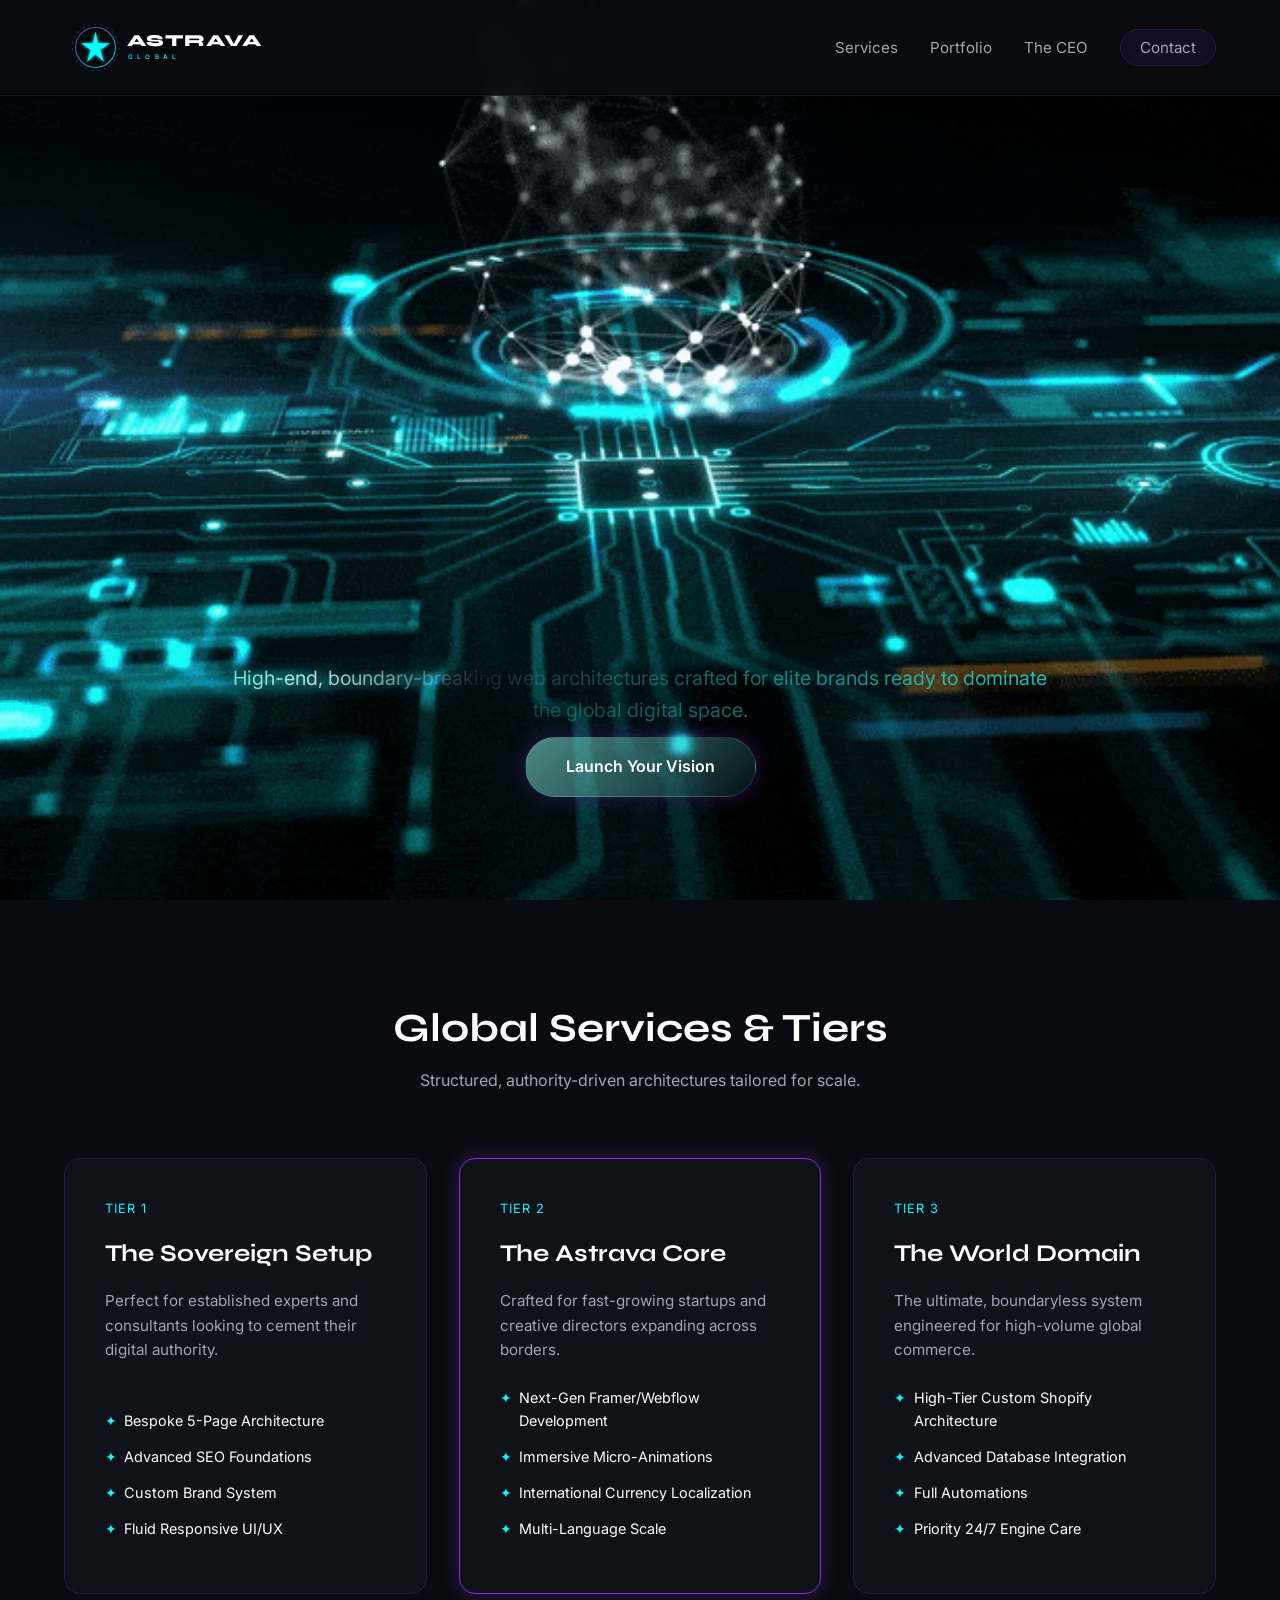
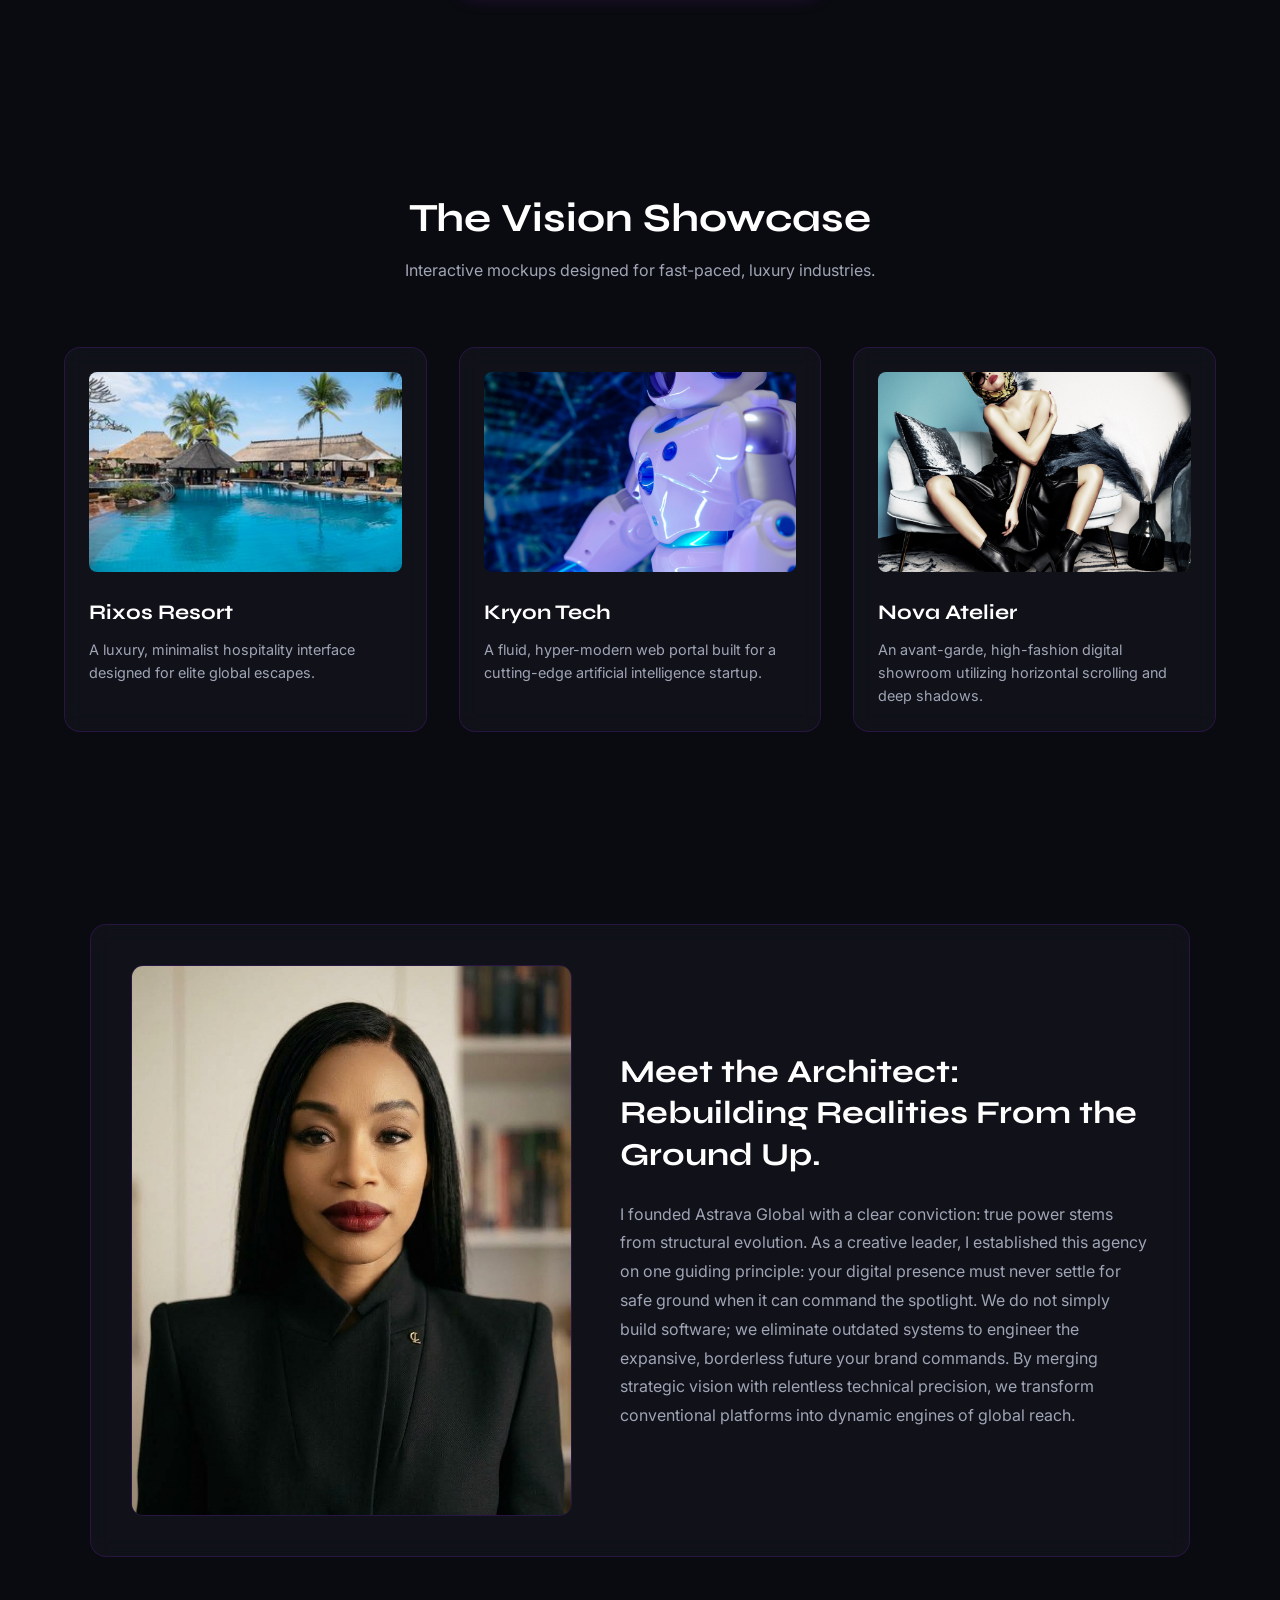
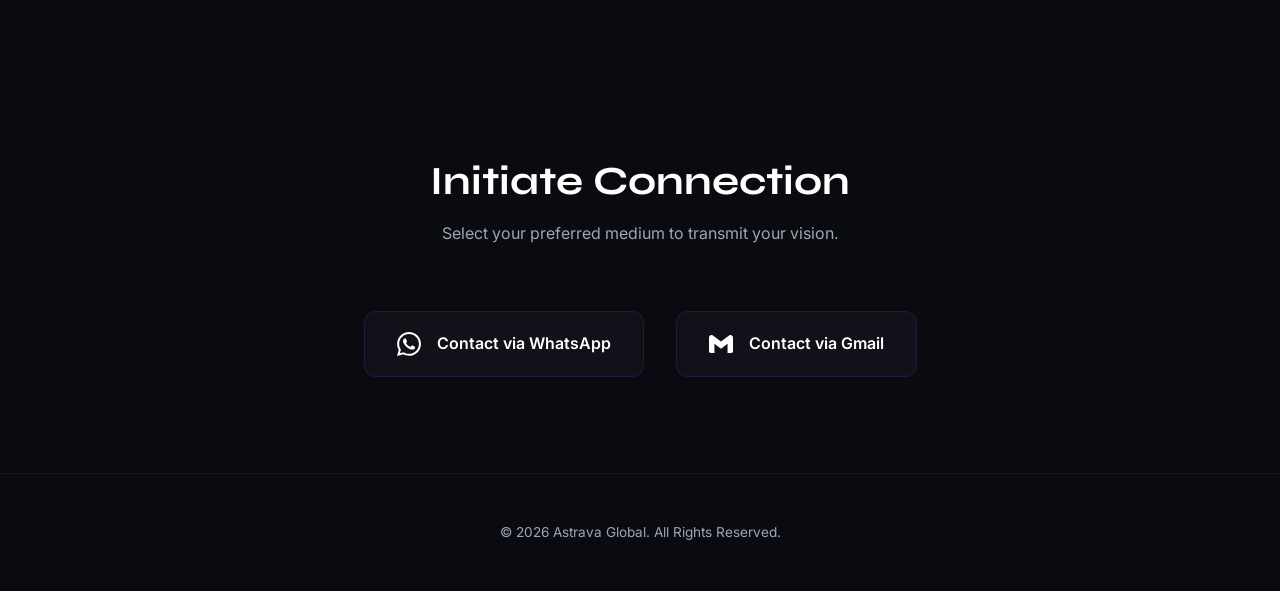
<file: index.html>
<!DOCTYPE html>
<html lang="en">
<head>
  <meta charset="UTF-8">
  <meta name="viewport" content="width=device-width, initial-scale=1.0">
  <title>Astrava Global | Digital Kingdoms for Global Visionaries</title>
  
  <link rel="icon" type="images/favicon.png" sizes="16x16" href="/path-to-your/favicon-16x16.png">
  <link rel="preconnect" href="https://fonts.googleapis.com">
  <link rel="preconnect" href="https://fonts.gstatic.com" crossorigin>
  <link href="https://fonts.googleapis.com/css2?family=Inter:wght@300;400;600;800&family=Syne:wght@500;700;800&display=swap" rel="stylesheet">
  
  <link rel="stylesheet" href="styles.css">
</head>
<body>

  <nav class="navbar">
    <div class="logo-wrapper">
      <svg xmlns="http://www.w3.org/2000/svg" viewBox="0 0 400 120" width="100%" height="auto">
        <defs>
          <filter id="cyanGlow" x="-20%" y="-20%" width="140%" height="140%">
            <feGaussianBlur stdDeviation="3" result="blur" />
            <feMerge>
              <feMergeNode in="blur" />
              <feMergeNode in="SourceGraphic" />
            </feMerge>
          </filter>
          
          <linearGradient id="nebulaGrad" x1="0%" y1="0%" x2="100%" y2="100%">
            <stop offset="0%" stop-color="#8A2BE2" />
            <stop offset="100%" stop-color="#00FFFF" />
          </linearGradient>
        </defs>

        <g transform="translate(10, 10)">
          <circle cx="50" cy="50" r="38" fill="none" stroke="url(#nebulaGrad)" stroke-width="2" opacity="0.8"/>
          <circle cx="50" cy="50" r="44" fill="none" stroke="#00FFFF" stroke-width="1" stroke-dasharray="4 8" opacity="0.5"/>
          
          <path d="M50 20 L55 42 L77 42 L59 55 L66 77 L50 63 L34 77 L41 55 L23 42 L45 42 Z" fill="#00FFFF" filter="url(#cyanGlow)"/>
        </g>

        <text x="120" y="58" fill="#FFFFFF" font-family="'Syne', 'Inter', sans-serif" font-size="32" font-weight="800" letter-spacing="2">ASTRAVA</text>
        <text x="122" y="82" fill="#00FFFF" font-family="'Inter', sans-serif" font-size="12" font-weight="600" letter-spacing="8" opacity="0.9">GLOBAL</text>
      </svg>
    </div>

    <ul class="nav-links">
      <li><a href="#services">Services</a></li>
      <li><a href="#portfolio">Portfolio</a></li>
      <li><a href="#ceo">The CEO</a></li>
      <li><a href="#contact" class="btn-nav">Contact</a></li>
    </ul>
  </nav>

  <!-- Hero Section -->
  <header class="hero">
    <div class="hero-image-wrapper">
      <img src="images/hero.gif" alt="Hero GIF" class="hero-image">
    </div>
    <div class="hero-content">
      <p class="hero-subtitle">High-end, boundary-breaking web architectures crafted for elite brands ready to dominate the global digital space.</p>
      <a href="#contact" class="btn-primary">Launch Your Vision</a>
    </div>
  </header>

  <section id="services" class="services-section">
    <div class="section-header">
      <h2>Global Services & Tiers</h2>
      <p>Structured, authority-driven architectures tailored for scale.</p>
    </div>
    
    <div class="services-grid">
      <div class="card service-card">
        <div class="tier-tag">Tier 1</div>
        <h3>The Sovereign Setup</h3>
        <p class="card-desc">Perfect for established experts and consultants looking to cement their digital authority.</p>
        <ul class="service-list">
          <li>Bespoke 5-Page Architecture</li>
          <li>Advanced SEO Foundations</li>
          <li>Custom Brand System</li>
          <li>Fluid Responsive UI/UX</li>
        </ul>
      </div>

      <div class="card service-card featured">
        <div class="tier-tag">Tier 2</div>
        <h3>The Astrava Core</h3>
        <p class="card-desc">Crafted for fast-growing startups and creative directors expanding across borders.</p>
        <ul class="service-list">
          <li>Next-Gen Framer/Webflow Development</li>
          <li>Immersive Micro-Animations</li>
          <li>International Currency Localization</li>
          <li>Multi-Language Scale</li>
        </ul>
      </div>

      <div class="card service-card">
        <div class="tier-tag">Tier 3</div>
        <h3>The World Domain</h3>
        <p class="card-desc">The ultimate, boundaryless system engineered for high-volume global commerce.</p>
        <ul class="service-list">
          <li>High-Tier Custom Shopify Architecture</li>
          <li>Advanced Database Integration</li>
          <li>Full Automations</li>
          <li>Priority 24/7 Engine Care</li>
        </ul>
      </div>
    </div>
  </section>

  <section id="portfolio" class="portfolio-section">
    <div class="section-header">
      <h2>The Vision Showcase</h2>
      <p>Interactive mockups designed for fast-paced, luxury industries.</p>
    </div>

    <div class="portfolio-grid">
      <!-- Hospitality Card -->
      <div class="card portfolio-card">
        <div class="portfolio-preview">
         <a href="portfolio1.html" class="portfolio-link">
          <img src="images/hospitality-preview.jpg" alt="Rixos Resort Preview" class="portfolio-img">
        </a>
          <div class="mockup-overlay">
            <span>Hospitality</span>
          </div>
        </div>
        <h3>Rixos Resort</h3>
        <p>A luxury, minimalist hospitality interface designed for elite global escapes.</p>
      </div>

      <!-- Artificial Intelligence Card -->
      <div class="card portfolio-card">
        <div class="portfolio-preview">
        <a href="portfolio2.html" class="portfolio-link">
          <img src="images/ai-preview.jpg" alt="Kryon Tech Preview" class="portfolio-img">
          </a>
          <div class="mockup-overlay">
            <span>Artificial Intelligence</span>
          </div>
        </div>
        <h3>Kryon Tech</h3>
        <p>A fluid, hyper-modern web portal built for a cutting-edge artificial intelligence startup.</p>
      </div>

      <!-- High-Fashion Card -->
      <div class="card portfolio-card">
        <div class="portfolio-preview">
        <a href="portfolio3.html" class="portfolio-link">
          <img src="images/fashion-preview.jpg" alt="Nova Atelier Preview" class="portfolio-img">
          </a>
          <div class="mockup-overlay">
            <span>High-Fashion</span>
          </div>
        </div>
        <h3>Nova Atelier</h3>
        <p>An avant-garde, high-fashion digital showroom utilizing horizontal scrolling and deep shadows.</p>
      </div>
    </div>
  </section>

  <section id="ceo" class="ceo-section">
    <div class="ceo-container card">
      <div class="ceo-image-wrapper">
        <img src="images/ceo-portrait.jpg" alt="Astrava Global CEO" class="ceo-portrait">
      </div>
      <div class="ceo-content">
        <h2>Meet the Architect: Rebuilding Realities From the Ground Up.</h2>
        <p>I founded Astrava Global with a clear conviction: true power stems from structural evolution. As a creative leader, I established this agency on one guiding principle: your digital presence must never settle for safe ground when it can command the spotlight. We do not simply build software; we eliminate outdated systems to engineer the expansive, borderless future your brand commands. By merging strategic vision with relentless technical precision, we transform conventional platforms into dynamic engines of global reach.</p>
      </div>
    </div>
  </section>

  <section id="contact" class="contact-section">
    <div class="section-header">
      <h2>Initiate Connection</h2>
      <p>Select your preferred medium to transmit your vision.</p>
    </div>

    <div class="contact-actions">
      <a 
        href="https://wa.me/+27692015508?text=Hello%20Astrava%20Global,%20I%20am%20ready%20to%20build%20my%20digital%20kingdom%20and%20would%20like%20to%20discuss%20a%20project." 
        target="_blank" 
        rel="noopener noreferrer" 
        class="contact-btn whatsapp-btn"
      >
        <svg xmlns="http://www.w3.org/2000/svg" width="24" height="24" viewBox="0 0 24 24" fill="currentColor"><path d="M.057 24l1.687-6.163c-1.041-1.804-1.588-3.849-1.587-5.946.003-6.556 5.338-11.891 11.893-11.891 3.181.001 6.167 1.24 8.413 3.488 2.245 2.248 3.481 5.236 3.48 8.414-.003 6.557-5.338 11.892-11.893 11.892-1.99-.001-3.951-.5-5.688-1.448l-6.305 1.654zm6.597-3.807c1.676.995 3.276 1.591 5.392 1.592 5.448 0 9.886-4.434 9.889-9.885.002-5.462-4.415-9.89-9.881-9.892-5.452 0-9.887 4.434-9.889 9.884-.001 2.225.651 3.891 1.746 5.634l-.999 3.648 3.742-.981zm11.387-5.464c-.074-.124-.272-.198-.57-.347-.297-.149-1.758-.868-2.031-.967-.272-.099-.47-.149-.669.149-.198.297-.768.967-.941 1.165-.173.198-.347.223-.644.074-.297-.149-1.255-.462-2.39-1.475-.883-.788-1.48-1.761-1.653-2.059-.173-.297-.018-.458.13-.606.134-.133.297-.347.446-.521.151-.172.2-.296.3-.495.099-.198.05-.372-.025-.521-.075-.148-.669-1.611-.916-2.206-.242-.579-.487-.501-.669-.51l-.57-.01c-.198 0-.52.074-.792.372s-1.04 1.016-1.04 2.479 1.065 2.876 1.213 3.074c.149.198 2.095 3.2 5.076 4.487.709.306 1.263.489 1.694.626.712.226 1.36.194 1.872.118.572-.085 1.758-.719 2.006-1.413.248-.695.248-1.29.173-1.414z"/></svg>
        <span>Contact via WhatsApp</span>
      </a>

      <a 
        href="https://mail.google.com/mail/?view=cm&fs=1&to=reycke2@gmail.com&su=Inquiry:%20Building%20a%20Digital%20Kingdom&body=Hello%20Astrava%20Global%20Team,%0A%0AI%20am%20interested%20in%20working%20together%20to%20build%20a%20high-end%20digital%20presence%20for%20my%20brand.%0A%0ABest%20regards," 
        target="_blank" 
        rel="noopener noreferrer" 
        class="contact-btn gmail-btn"
      >
        <svg xmlns="http://www.w3.org/2000/svg" width="24" height="24" viewBox="0 0 24 24" fill="currentColor"><path d="M24 5.457v13.909c0 .904-.732 1.636-1.636 1.636h-3.819V11.73L12 16.64l-6.545-4.91v9.273H1.636A1.636 1.636 0 0 1 0 19.366V5.457c0-2.023 2.309-3.178 3.927-1.964L12 9.545l8.073-6.052c1.618-1.214 3.927-.059 3.927 1.964z"/></svg>
        <span>Contact via Gmail</span>
      </a>
    </div>
  </section>

  <footer class="footer">
    <p>&copy; 2026 Astrava Global. All Rights Reserved.</p>
  </footer>

  <script src="script.js"></script>
</body>
</html>
</file>
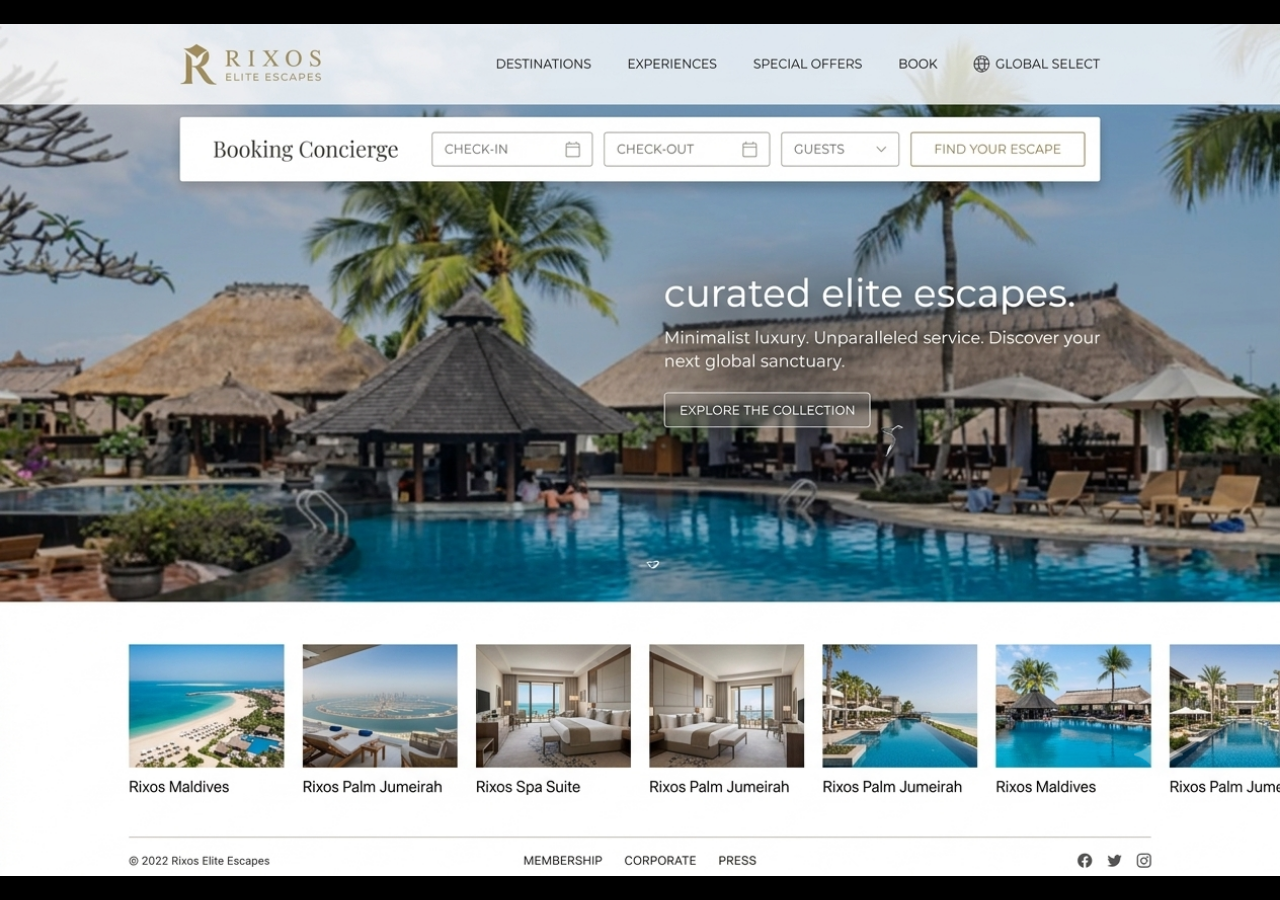
<file: portfolio1.html>
<!DOCTYPE html>
<html lang="en">
<head>
  <meta charset="UTF-8">
  <meta name="viewport" content="width=device-width, initial-scale=1.0">
  <title>Full Screen Background</title>
  <style>
    /* Reset margins and hidden scrollbars */
    html, body {
      margin: 0;
      padding: 0;
      width: 100%;
      height: 100%;
      overflow: hidden; /* Prevents scrollbars from appearing */
      background-color: #000; /* Fallback color while image loads */
    }

    /* The full screen image container */
    .fullscreen-bg {
      width: 100%;
      height: 100%;
      /* REPLACE THE PATH BELOW WITH YOUR IMAGE */
      background-image: url('images/Gemini_Generated_Image_ppz238ppz238ppz2.png'); 
      background-position: center center;
      background-repeat: no-repeat;
      background-size: contain; /* Forces image to scale and fill the screen */
    }
  </style>
</head>
<body>

  <!-- Single background container with no text or layout elements -->
  <div class="fullscreen-bg"></div>

</body>
</html>
</file>
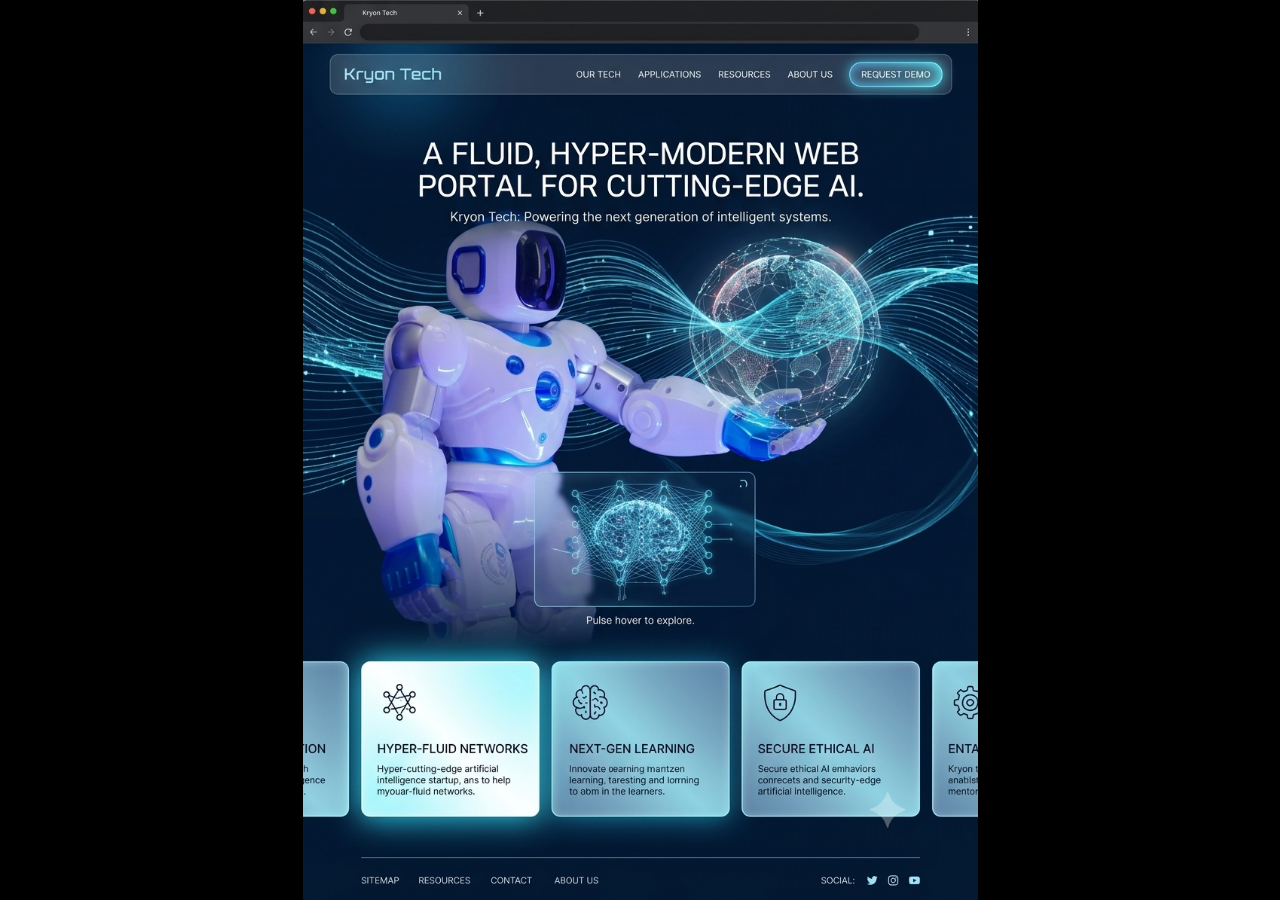
<file: portfolio2.html>
<!DOCTYPE html>
<html lang="en">
<head>
  <meta charset="UTF-8">
  <meta name="viewport" content="width=device-width, initial-scale=1.0">
  <title>Full Screen Background</title>
  <style>
    /* Reset margins and hidden scrollbars */
    html, body {
      margin: 0;
      padding: 0;
      width: 100%;
      height: 100%;
      overflow: hidden; /* Prevents scrollbars from appearing */
      background-color: #000; /* Fallback color while image loads */
    }

    /* The full screen image container */
    .fullscreen-bg {
      width: 100%;
      height: 100%;
      /* REPLACE THE PATH BELOW WITH YOUR IMAGE */
      background-image: url('images/Gemini_Generated_Image_nogtd4nogtd4nogt.png'); 
      background-position: center center;
      background-repeat: no-repeat;
      background-size: contain; /* Forces image to scale and fill the screen */
    }
  </style>
</head>
<body>

  <!-- Single background container with no text or layout elements -->
  <div class="fullscreen-bg"></div>

</body>
</html>
</file>
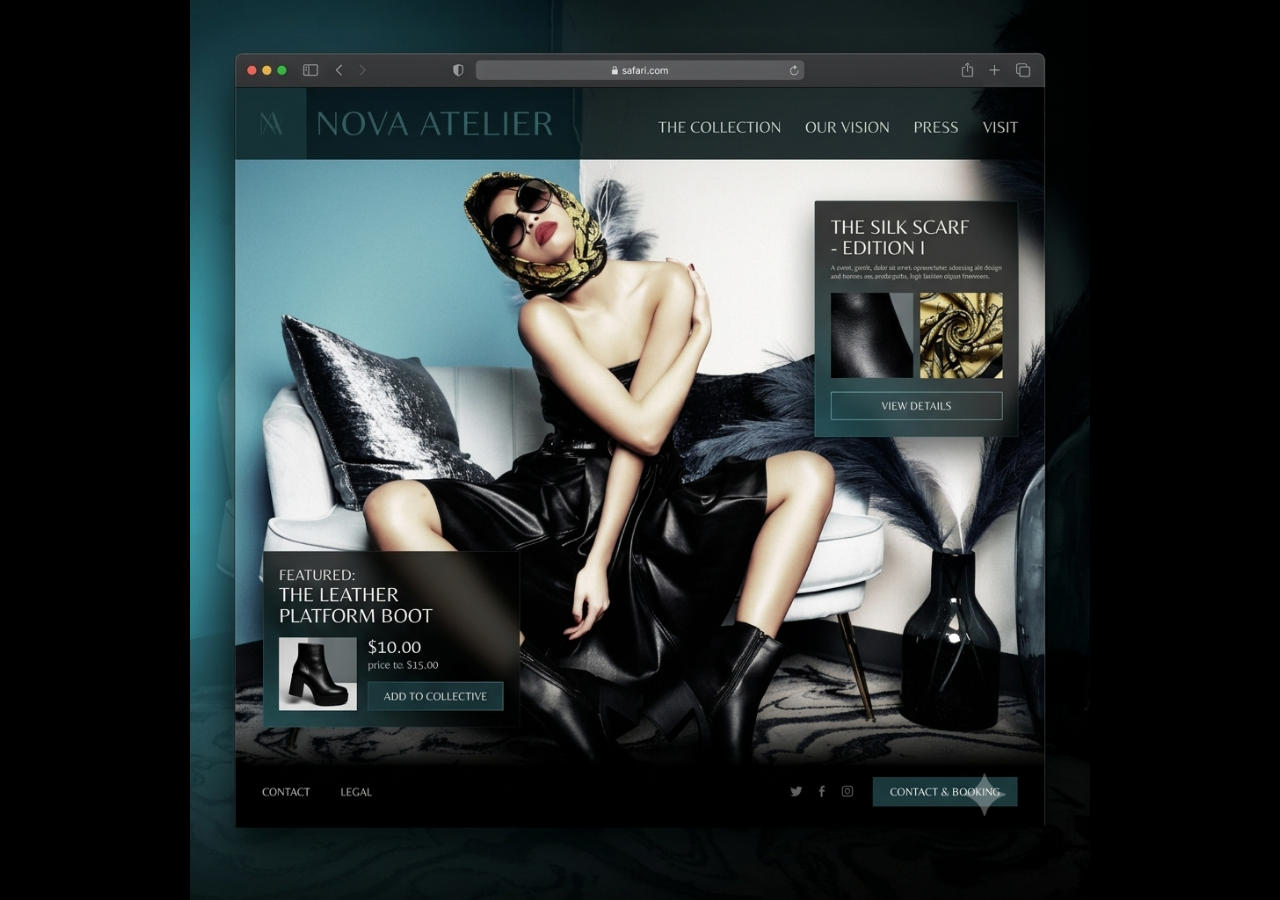
<file: portfolio3.html>
<!DOCTYPE html>
<html lang="en">
<head>
  <meta charset="UTF-8">
  <meta name="viewport" content="width=device-width, initial-scale=1.0">
  <title>Full Screen Background</title>
  <style>
    /* Reset margins and hidden scrollbars */
    html, body {
      margin: 0;
      padding: 0;
      width: 100%;
      height: 100%;
      overflow: hidden; /* Prevents scrollbars from appearing */
      background-color: #000; /* Fallback color while image loads */
    }

    /* The full screen image container */
    .fullscreen-bg {
      width: 100%;
      height: 100%;
      /* REPLACE THE PATH BELOW WITH YOUR IMAGE */
      background-image: url('images/Gemini_Generated_Image_mxliffmxliffmxli.png'); 
      background-position: center center;
      background-repeat: no-repeat;
      background-size: contain; /* Forces image to scale and fill the screen */
    }
  </style>
</head>
<body>

  <!-- Single background container with no text or layout elements -->
  <div class="fullscreen-bg"></div>

</body>
</html>
</file>
<file: styles.css>
/* ==========================================================================
   Astrava Global — Cosmic Dark Mode Stylesheet
   ========================================================================== */

:root {
  --bg-midnight: #0A0B10;
  --text-starlight: #FFFFFF;
  --text-muted: #A0A5B5;
  --nebula-purple: #8A2BE2;
  --nebula-indigo: #4B0082;
  --electric-cyan: #00FFFF;
  --card-bg: rgba(20, 22, 32, 0.6);
  --card-border: rgba(138, 43, 226, 0.2);
  --glow-cyan: rgba(0, 255, 255, 0.4);
  --glow-purple: rgba(138, 43, 226, 0.3);
}

* {
  margin: 0;
  padding: 0;
  box-sizing: border-box;
  scroll-behavior: smooth;
}

body {
  background-color: var(--bg-midnight);
  color: var(--text-starlight);
  font-family: 'Inter', sans-serif;
  line-height: 1.6;
  overflow-x: hidden;
}

/* Typography Headings */
h1, h2, h3, .logo {
  font-family: 'Syne', sans-serif;
}

/* Navbar */
.navbar {
  display: flex;
  justify-content: space-between;
  align-items: center;
  padding: 1rem 5%;
  position: fixed;
  top: 0;
  width: 100%;
  z-index: 1000;
  background: rgba(10, 11, 16, 0.85);
  backdrop-filter: blur(12px);
  border-bottom: 1px solid rgba(255, 255, 255, 0.05);
}

.logo-wrapper {
  width: 210px;
  display: flex;
  align-items: center;
}

.logo-wrapper svg {
  width: 100%;
  height: auto;
}

.nav-links {
  display: flex;
  list-style: none;
  gap: 2rem;
  align-items: center;
}

.nav-links a {
  color: var(--text-muted);
  text-decoration: none;
  font-size: 0.95rem;
  transition: color 0.3s ease;
}

.nav-links a:hover {
  border-color: var(--electric-cyan) !important;
  color: var(--electric-cyan) !important;
}

.btn-nav {
  border: 1px solid var(--card-border);
  padding: 0.5rem 1.2rem;
  border-radius: 20px;
  background: rgba(138, 43, 226, 0.1);
}

.btn-nav:hover {
  border-color: var(--electric-cyan) !important;
  color: var(--electric-cyan) !important;
}

/* ==========================================================================
   Hero Section — Full-Width Background & Centered Layout
   ========================================================================== */

.hero {
  position: relative;
  width: 100%;
  min-height: 100vh;
  display: flex;
  flex-direction: column;
  justify-content: center;
  align-items: center;
  padding-top: 80px; /* Precise offset clearance for fixed navigations */
  text-align: center;
}

/* Immersive Full-Width Hero Canvas Backdrop */
.hero-image-wrapper {
  position: absolute;
  top: 0;
  left: 0;
  width: 100%;
  height: 100%;
  z-index: 1;
  overflow: hidden;
}

/* High-Performance Canvas Asset Rendering */
.hero-image {
  width: 100%;
  height: 100%;
  object-fit: cover; /* Complete screen viewport coverage protection */
  display: block;
}

/* Foreground Interactive Content Alignment */
.hero-content {
  position: relative;
  z-index: 2; /* Forces content layout stack above background wrapper assets */
  max-width: 900px;
  padding: 0 2rem;
  display: flex;
  flex-direction: column;
  align-items: center; 
  justify-content: center;
}

/* Subheading Element featuring Vertical Purple-to-Cyan Gradient Pulse */
.hero-subtitle {
  font-size: clamp(1rem, 2vw, 1.23rem);
  margin-top: 30rem;
  margin-bottom: 0.7rem;
  max-width: 900px;
  line-height: 1.6;
  opacity: 80%;
  
  /* Muted fallback foundation color for characters outside the moving ray */
  color: rgb(197 198 202 / 8%); 

  /* Vertical multi-color light core (180deg Top-to-Bottom alignment) */
  background-image: repeating-linear-gradient(120deg, #3d716842 10%, #00fffffa 45%, /* Signature Nebula Purple Core entry */ #ffffff 55%, /* Fluid translation into Electric Neon Cyan */ transparent 65%);
  /* Expand texture map space allowing the beam to sweep cleanly down the block */
  background-size: 200% auto;
  background-position: 100% 0%;
  
  /* Clip color matrix maps explicitly into letter shapes */
  -webkit-background-clip: text;
  background-clip: text;
  
  /* Bypasses layout engine masking bugs to draw text depth without overlapping text-fills */
  filter: drop-shadow(0px 2px 8px rgba(0, 0, 0, 0.95));
  
  /* Infinite cascading sweep cycle */
   animation: horizontalGradientPulse 7.5s ease-in-out infinite;
}

/* High-Impact Brand Call to Action Interaction */
.btn-primary {
  display: inline-block;
  padding: 1rem 2.5rem;
  font-size: 1rem;
  font-weight: 600;
  color: var(--text-starlight);
  background: linear-gradient(135deg, #81e2d796, #063f5040);
  border-radius: 30px;
  text-decoration: none;
  transition: all 0.3s ease;
  box-shadow: 0 0 20px var(--glow-purple);
  border: 1px solid rgba(255, 255, 255, 0.1);
}

/* Interactive Hover States */
.btn-primary:hover {
  box-shadow: 0 0 30px var(--glow-cyan);
  border-color: var(--electric-cyan);
  color: #f5f9f9; /* Resolved original syntax error (removed trailing bracket anomaly) */
  transform: translateY(-2px);
}

/* Keyframe Loop governing the horizontal X-Axis shifting track */
@keyframes horizontalGradientPulse {
  0% {
    background-position: 150% 0;
  }
  60%, 100% {
    /* Pushes full multi-color gradient array entirely past the right edge of the text */
    background-position: -50% 0;
  }
}

/* Common Section Layout */
section {
  padding: 6rem 5%;
}

.section-header {
  text-align: center;
  margin-bottom: 4rem;
}

.section-header h2 {
  font-size: 2.5rem;
  margin-bottom: 0.5rem;
}

.section-header p {
  color: var(--text-muted);
}

/* Glassmorphism Cards */
.card {
  background: var(--card-bg);
  border: 1px solid var(--card-border);
  border-radius: 16px;
  backdrop-filter: blur(10px);
  padding: 2.5rem;
  transition: transform 0.3s ease, border-color 0.3s ease, box-shadow 0.3s ease;
}

.card:hover {
  transform: translateY(-5px);
  border-color: rgba(0, 255, 255, 0.4);
  box-shadow: 0 10px 30px rgba(0, 0, 0, 0.5);
}

/* Services Section */
.services-grid {
  display: grid;
  grid-template-columns: repeat(auto-fit, minmax(300px, 1fr));
  gap: 2rem;
  max-width: 1200px;
  margin: 0 auto;
}

.service-card {
  display: flex;
  flex-direction: column;
  position: relative;
}

.service-card.featured {
  border-color: var(--nebula-purple);
  box-shadow: 0 0 20px var(--glow-purple);
}

.tier-tag {
  align-self: flex-start;
  font-size: 0.8rem;
  text-transform: uppercase;
  letter-spacing: 1px;
  color: var(--electric-cyan);
  margin-bottom: 1rem;
}

.service-card h3 {
  font-size: 1.5rem;
  margin-bottom: 1rem;
}

.card-desc {
  color: var(--text-muted);
  font-size: 0.95rem;
  margin-bottom: 1.5rem;
}

.service-list {
  list-style: none;
  margin-top: auto;
}

.service-list li {
  font-size: 0.9rem;
  color: var(--text-starlight);
  margin-bottom: 0.8rem;
  position: relative;
  padding-left: 1.2rem;
}

.service-list li::before {
  content: "✦";
  position: absolute;
  left: 0;
  color: var(--electric-cyan);
}

/* Portfolio Section */
.portfolio-grid {
  display: grid;
  grid-template-columns: repeat(auto-fit, minmax(320px, 1fr));
  gap: 2rem;
  max-width: 1200px;
  margin: 0 auto;
}

.portfolio-card {
  overflow: hidden;
  padding: 1.5rem;
}

.portfolio-preview {
  height: 200px;
  border-radius: 8px;
  margin-bottom: 1.5rem;
  position: relative;
  background-size: cover;
  background-position: center;
}

.mockup-1 { background: linear-gradient(135deg, #111, #2d1a3a); }
.mockup-2 { background: linear-gradient(135deg, #051a24, #0a3d42); }
.mockup-3 { background: linear-gradient(135deg, #1c0a2a, #0a0b10); }

.mockup-overlay {
  position: absolute;
  inset: 0;
  background: rgba(10, 11, 16, 0);
  display: flex;
  align-items: center;
  justify-content: center;
  pointer-events: none;

}.mockup-overlay:hover {
  position: absolute;
  inset: 0;
  background: rgba(10, 11, 16, 0.434);
  display: flex;
  align-items: center;
  justify-content: center;
}

.mockup-overlay span {
  border: 1px solid rgba(249, 253, 253, 0);
  color: rgba(249, 253, 253, 0);
  padding: 0.4rem 1rem;
  font-size: 0.8rem;
  letter-spacing: 1.5px;
  text-transform: uppercase;
  border-radius: 20px;
  background: rgba(249, 253, 253, 0);
}
.mockup-overlay span:hover {
   border: 1px solid var(--electric-cyan);
  color: var(--electric-cyan) !important;
   background: rgba(51, 51, 51, 0.37);
}


.portfolio-card h3 {
  font-size: 1.3rem;
  margin-bottom: 0.5rem;
}

.portfolio-card p {
  color: var(--text-muted);
  font-size: 0.9rem;
}

.portfolio-img {
  width: 100%;
  height: 100%;
  object-fit: cover;
  border-radius: 8px;
  display: block;
}

/* CEO Section */
.ceo-container {
  max-width: 1100px;
  margin: 0 auto;
  display: grid;
  grid-template-columns: 1fr 1.2fr;
  gap: 3rem;
  align-items: center;
}

.ceo-image-wrapper {
  width: 100%;
  aspect-ratio: 4/5;
  border-radius: 12px;
  overflow: hidden;
  border: 1px solid var(--card-border);
}

.ceo-portrait {
  width: 100%;
  height: 100%;
  object-fit: cover;
  display: block;
}

.ceo-content h2 {
  font-size: 2rem;
  margin-bottom: 1.5rem;
  line-height: 1.3;
}

.ceo-content p {
  color: var(--text-muted);
  font-size: 1rem;
  line-height: 1.8;
}

/* Contact Section */
.contact-actions {
  display: flex;
  justify-content: center;
  gap: 2rem;
  flex-wrap: wrap;
  max-width: 800px;
  margin: 0 auto;
}

.contact-btn {
  display: flex;
  align-items: center;
  gap: 1rem;
  padding: 1.2rem 2rem;
  border-radius: 12px;
  text-decoration: none;
  color: var(--text-starlight);
  background: var(--card-bg);
  border: 1px solid var(--card-border);
  font-weight: 600;
  transition: all 0.3s ease;
}

.contact-btn svg {
  transition: transform 0.3s ease;
}

.whatsapp-btn:hover {
  border-color: #25D366;
  box-shadow: 0 0 25px rgba(37, 211, 102, 0.3);
  color: #25D366;
}

.gmail-btn:hover {
  border-color: #EA4335;
  box-shadow: 0 0 25px rgba(234, 67, 53, 0.3);
  color: #EA4335;
}

.contact-btn:hover svg {
  transform: scale(1.1);
}

/* Footer */
.footer {
  text-align: center;
  padding: 3rem 5%;
  border-top: 1px solid rgba(255, 255, 255, 0.05);
  color: var(--text-muted);
  font-size: 0.85rem;
}

/* Responsive Styles */
@media (max-width: 850px) {
  .ceo-container {
    grid-template-columns: 1fr;
  }
  
  .nav-links {
    display: none;
  }
}
</file>
